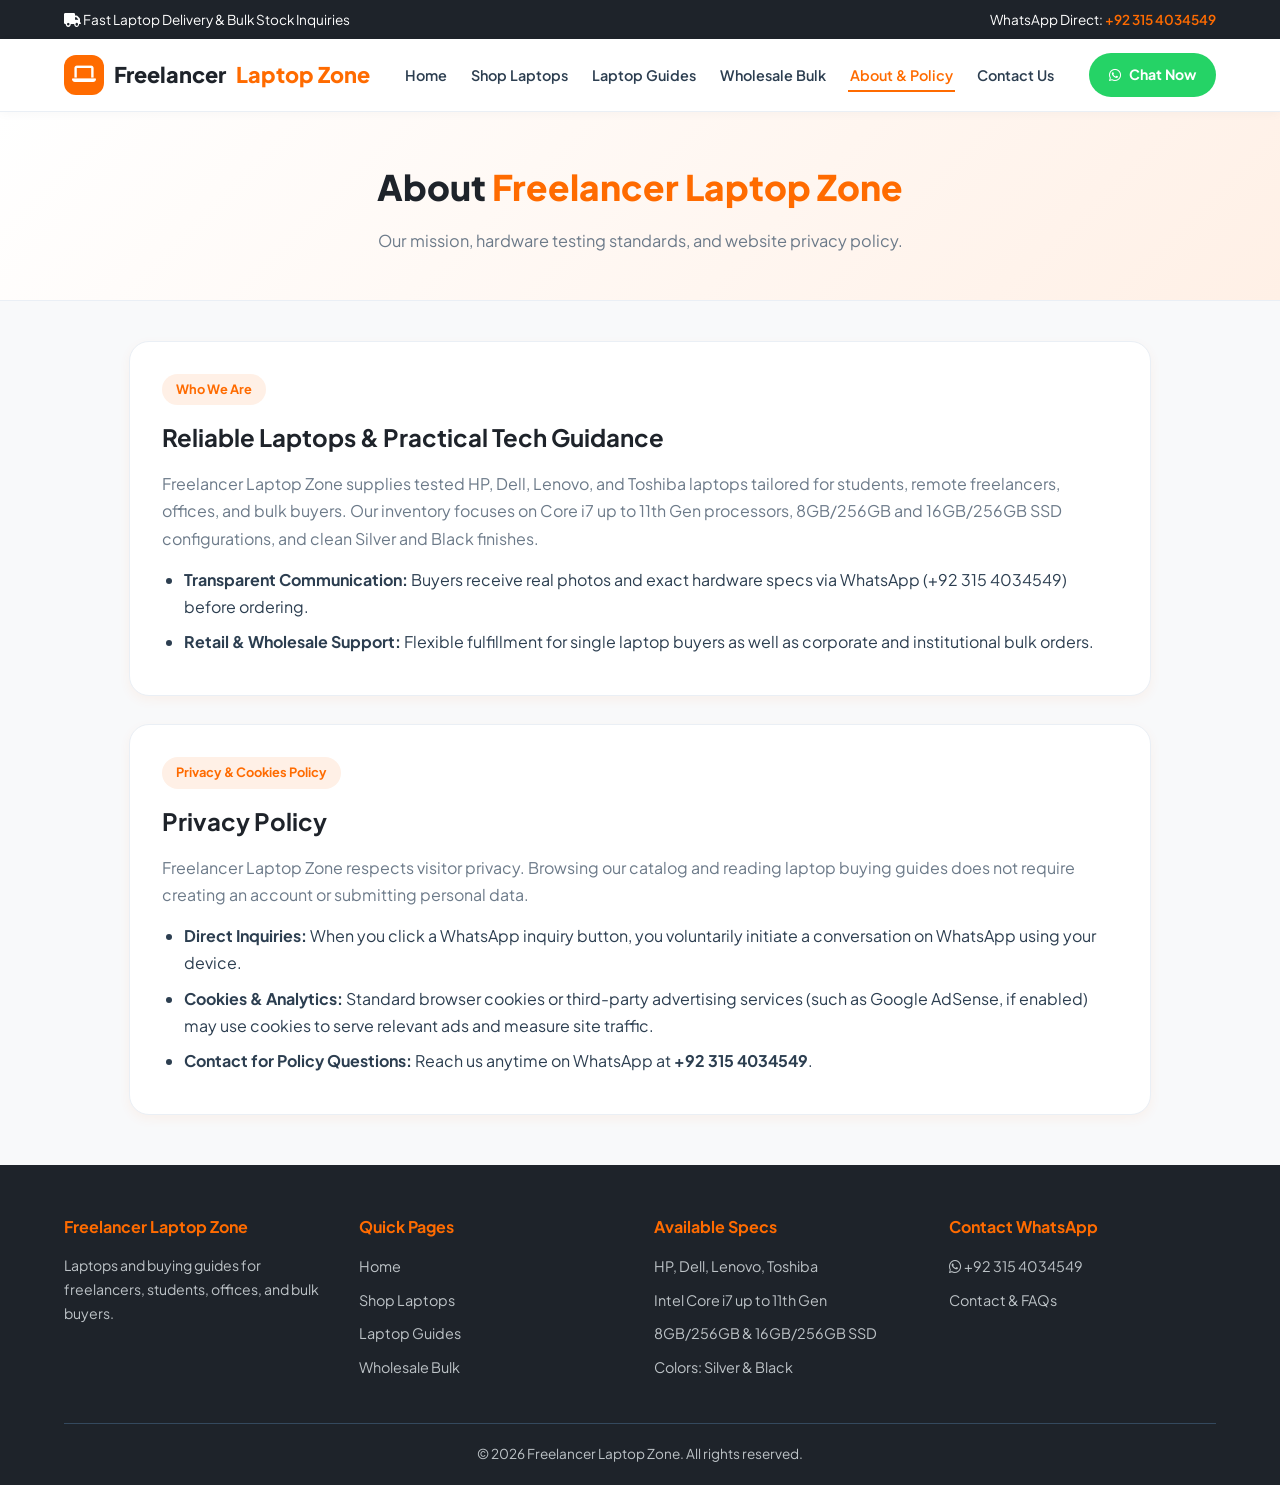
<file: about.html>
<!DOCTYPE html>
<html lang="en">
<head>
    <meta charset="UTF-8">
    <meta name="viewport" content="width=device-width, initial-scale=1.0">
    <title>About Us &amp; Privacy Policy - Freelancer Laptop Zone</title>
    <link rel="preconnect" href="https://fonts.googleapis.com">
    <link rel="preconnect" href="https://fonts.gstatic.com" crossorigin>
    <link href="https://fonts.googleapis.com/css2?family=Plus+Jakarta+Sans:wght@400;500;600;700;800&display=swap" rel="stylesheet">
    <link rel="stylesheet" href="https://cdnjs.cloudflare.com/ajax/libs/font-awesome/6.4.0/css/all.min.css">
    <link rel="stylesheet" href="style.css">
</head>
<body>

    <div class="top-bar">
        <div><i class="fa-solid fa-truck"></i> Fast Laptop Delivery &amp; Bulk Stock Inquiries</div>
        <div>WhatsApp Direct: <a href="https://wa.me/923154034549" target="_blank" rel="noopener noreferrer">+92 315 4034549</a></div>
    </div>

    <nav class="navbar">
        <a href="index.html" class="logo">
            <div class="logo-icon"><i class="fa-solid fa-laptop"></i></div>
            Freelancer <span>Laptop Zone</span>
        </a>
        <ul class="nav-links" id="nav-links">
            <li><a href="index.html">Home</a></li>
            <li><a href="shop.html">Shop Laptops</a></li>
            <li><a href="guides.html">Laptop Guides</a></li>
            <li><a href="wholesale.html">Wholesale Bulk</a></li>
            <li><a href="about.html" class="active">About &amp; Policy</a></li>
            <li><a href="contact.html">Contact Us</a></li>
        </ul>
        <div class="nav-actions">
            <a href="https://wa.me/923154034549" target="_blank" rel="noopener noreferrer" class="btn btn-whatsapp"><i class="fa-brands fa-whatsapp"></i> Chat Now</a>
            <button class="menu-toggle" aria-label="Toggle Menu" onclick="toggleMobileMenu()"><i class="fa-solid fa-bars"></i></button>
        </div>
    </nav>

    <div class="page-banner">
        <h1>About <span>Freelancer Laptop Zone</span></h1>
        <p>Our mission, hardware testing standards, and website privacy policy.</p>
    </div>

    <div class="content-wrapper">
        <div class="article-card">
            <span class="article-badge">Who We Are</span>
            <h2>Reliable Laptops &amp; Practical Tech Guidance</h2>
            <p>Freelancer Laptop Zone supplies tested HP, Dell, Lenovo, and Toshiba laptops tailored for students, remote freelancers, offices, and bulk buyers. Our inventory focuses on Core i7 up to 11th Gen processors, 8GB/256GB and 16GB/256GB SSD configurations, and clean Silver and Black finishes.</p>
            <ul class="article-list">
                <li><strong>Transparent Communication:</strong> Buyers receive real photos and exact hardware specs via WhatsApp (+92 315 4034549) before ordering.</li>
                <li><strong>Retail &amp; Wholesale Support:</strong> Flexible fulfillment for single laptop buyers as well as corporate and institutional bulk orders.</li>
            </ul>
        </div>

        <div class="article-card">
            <span class="article-badge">Privacy &amp; Cookies Policy</span>
            <h2>Privacy Policy</h2>
            <p>Freelancer Laptop Zone respects visitor privacy. Browsing our catalog and reading laptop buying guides does not require creating an account or submitting personal data.</p>
            <ul class="article-list">
                <li><strong>Direct Inquiries:</strong> When you click a WhatsApp inquiry button, you voluntarily initiate a conversation on WhatsApp using your device.</li>
                <li><strong>Cookies &amp; Analytics:</strong> Standard browser cookies or third-party advertising services (such as Google AdSense, if enabled) may use cookies to serve relevant ads and measure site traffic.</li>
                <li><strong>Contact for Policy Questions:</strong> Reach us anytime on WhatsApp at <strong>+92 315 4034549</strong>.</li>
            </ul>
        </div>
    </div>

    <footer>
        <div class="footer-grid">
            <div class="footer-col">
                <h4>Freelancer Laptop Zone</h4>
                <p style="font-size: 0.88rem; color: #BDC3C7;">Laptops and buying guides for freelancers, students, offices, and bulk buyers.</p>
            </div>
            <div class="footer-col">
                <h4>Quick Pages</h4>
                <ul>
                    <li><a href="index.html">Home</a></li>
                    <li><a href="shop.html">Shop Laptops</a></li>
                    <li><a href="guides.html">Laptop Guides</a></li>
                    <li><a href="wholesale.html">Wholesale Bulk</a></li>
                </ul>
            </div>
            <div class="footer-col">
                <h4>Available Specs</h4>
                <ul>
                    <li>HP, Dell, Lenovo, Toshiba</li>
                    <li>Intel Core i7 up to 11th Gen</li>
                    <li>8GB/256GB &amp; 16GB/256GB SSD</li>
                    <li>Colors: Silver &amp; Black</li>
                </ul>
            </div>
            <div class="footer-col">
                <h4>Contact WhatsApp</h4>
                <ul>
                    <li><i class="fa-brands fa-whatsapp"></i> +92 315 4034549</li>
                    <li><a href="contact.html">Contact &amp; FAQs</a></li>
                </ul>
            </div>
        </div>
        <div class="footer-bottom">&copy; 2026 Freelancer Laptop Zone. All rights reserved.</div>
    </footer>

    <script src="script.js"></script>
</body>
</html>
</file>
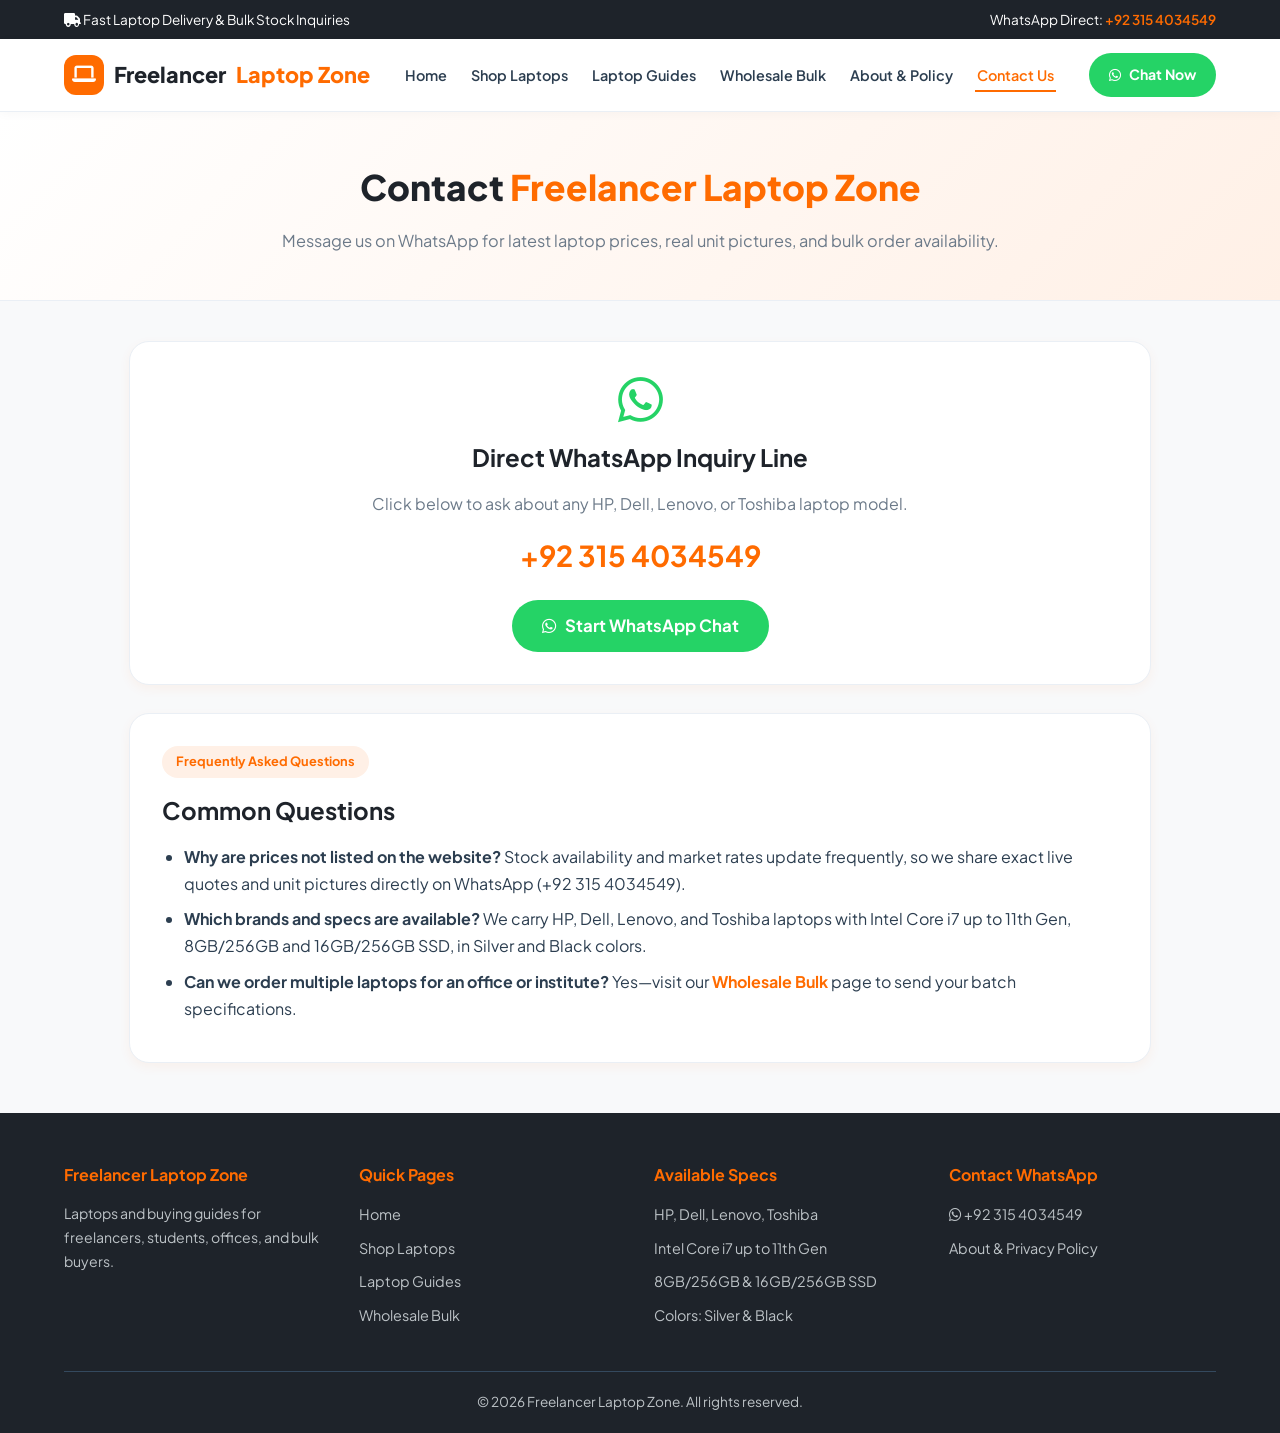
<file: contact.html>
<!DOCTYPE html>
<html lang="en">
<head>
    <meta charset="UTF-8">
    <meta name="viewport" content="width=device-width, initial-scale=1.0">
    <title>Contact Us &amp; FAQs - Freelancer Laptop Zone</title>
    <link rel="preconnect" href="https://fonts.googleapis.com">
    <link rel="preconnect" href="https://fonts.gstatic.com" crossorigin>
    <link href="https://fonts.googleapis.com/css2?family=Plus+Jakarta+Sans:wght@400;500;600;700;800&display=swap" rel="stylesheet">
    <link rel="stylesheet" href="https://cdnjs.cloudflare.com/ajax/libs/font-awesome/6.4.0/css/all.min.css">
    <link rel="stylesheet" href="style.css">
</head>
<body>

    <div class="top-bar">
        <div><i class="fa-solid fa-truck"></i> Fast Laptop Delivery &amp; Bulk Stock Inquiries</div>
        <div>WhatsApp Direct: <a href="https://wa.me/923154034549" target="_blank" rel="noopener noreferrer">+92 315 4034549</a></div>
    </div>

    <nav class="navbar">
        <a href="index.html" class="logo">
            <div class="logo-icon"><i class="fa-solid fa-laptop"></i></div>
            Freelancer <span>Laptop Zone</span>
        </a>
        <ul class="nav-links" id="nav-links">
            <li><a href="index.html">Home</a></li>
            <li><a href="shop.html">Shop Laptops</a></li>
            <li><a href="guides.html">Laptop Guides</a></li>
            <li><a href="wholesale.html">Wholesale Bulk</a></li>
            <li><a href="about.html">About &amp; Policy</a></li>
            <li><a href="contact.html" class="active">Contact Us</a></li>
        </ul>
        <div class="nav-actions">
            <a href="https://wa.me/923154034549" target="_blank" rel="noopener noreferrer" class="btn btn-whatsapp"><i class="fa-brands fa-whatsapp"></i> Chat Now</a>
            <button class="menu-toggle" aria-label="Toggle Menu" onclick="toggleMobileMenu()"><i class="fa-solid fa-bars"></i></button>
        </div>
    </nav>

    <div class="page-banner">
        <h1>Contact <span>Freelancer Laptop Zone</span></h1>
        <p>Message us on WhatsApp for latest laptop prices, real unit pictures, and bulk order availability.</p>
    </div>

    <div class="content-wrapper">
        <div class="article-card" style="text-align: center;">
            <i class="fa-brands fa-whatsapp" style="font-size: 3.2rem; color: #25D366; margin-bottom: 12px;"></i>
            <h2>Direct WhatsApp Inquiry Line</h2>
            <p>Click below to ask about any HP, Dell, Lenovo, or Toshiba laptop model.</p>
            <h2 style="color: var(--primary-orange); font-size: 1.8rem; margin: 14px 0 20px;">+92 315 4034549</h2>
            <a href="https://wa.me/923154034549" target="_blank" rel="noopener noreferrer" class="btn btn-whatsapp" style="font-size: 1.05rem; padding: 12px 30px;">
                <i class="fa-brands fa-whatsapp"></i> Start WhatsApp Chat
            </a>
        </div>

        <div class="article-card">
            <span class="article-badge">Frequently Asked Questions</span>
            <h2>Common Questions</h2>
            <ul class="article-list">
                <li><strong>Why are prices not listed on the website?</strong> Stock availability and market rates update frequently, so we share exact live quotes and unit pictures directly on WhatsApp (+92 315 4034549).</li>
                <li><strong>Which brands and specs are available?</strong> We carry HP, Dell, Lenovo, and Toshiba laptops with Intel Core i7 up to 11th Gen, 8GB/256GB and 16GB/256GB SSD, in Silver and Black colors.</li>
                <li><strong>Can we order multiple laptops for an office or institute?</strong> Yes—visit our <a href="wholesale.html" style="color: var(--primary-orange); font-weight: 700;">Wholesale Bulk</a> page to send your batch specifications.</li>
            </ul>
        </div>
    </div>

    <footer>
        <div class="footer-grid">
            <div class="footer-col">
                <h4>Freelancer Laptop Zone</h4>
                <p style="font-size: 0.88rem; color: #BDC3C7;">Laptops and buying guides for freelancers, students, offices, and bulk buyers.</p>
            </div>
            <div class="footer-col">
                <h4>Quick Pages</h4>
                <ul>
                    <li><a href="index.html">Home</a></li>
                    <li><a href="shop.html">Shop Laptops</a></li>
                    <li><a href="guides.html">Laptop Guides</a></li>
                    <li><a href="wholesale.html">Wholesale Bulk</a></li>
                </ul>
            </div>
            <div class="footer-col">
                <h4>Available Specs</h4>
                <ul>
                    <li>HP, Dell, Lenovo, Toshiba</li>
                    <li>Intel Core i7 up to 11th Gen</li>
                    <li>8GB/256GB &amp; 16GB/256GB SSD</li>
                    <li>Colors: Silver &amp; Black</li>
                </ul>
            </div>
            <div class="footer-col">
                <h4>Contact WhatsApp</h4>
                <ul>
                    <li><i class="fa-brands fa-whatsapp"></i> +92 315 4034549</li>
                    <li><a href="about.html">About &amp; Privacy Policy</a></li>
                </ul>
            </div>
        </div>
        <div class="footer-bottom">&copy; 2026 Freelancer Laptop Zone. All rights reserved.</div>
    </footer>

    <script src="script.js"></script>
</body>
</html>
</file>
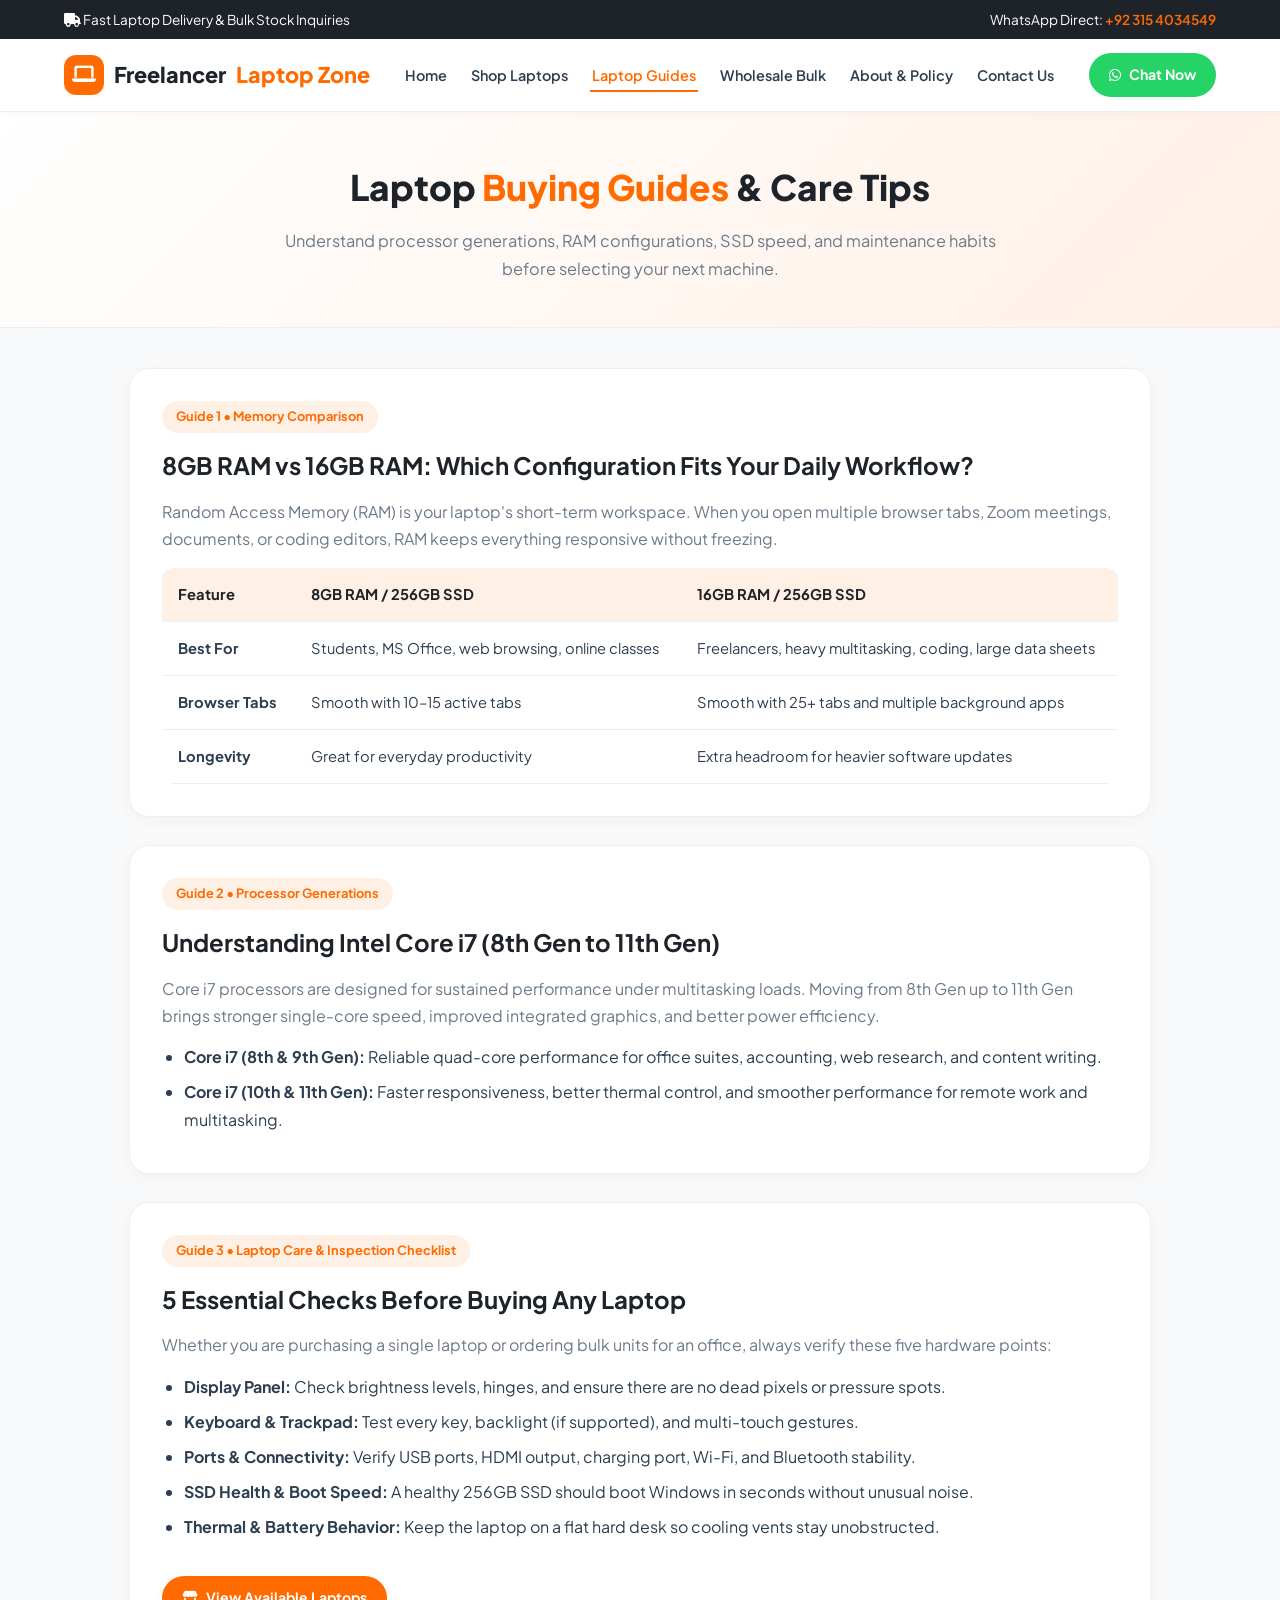
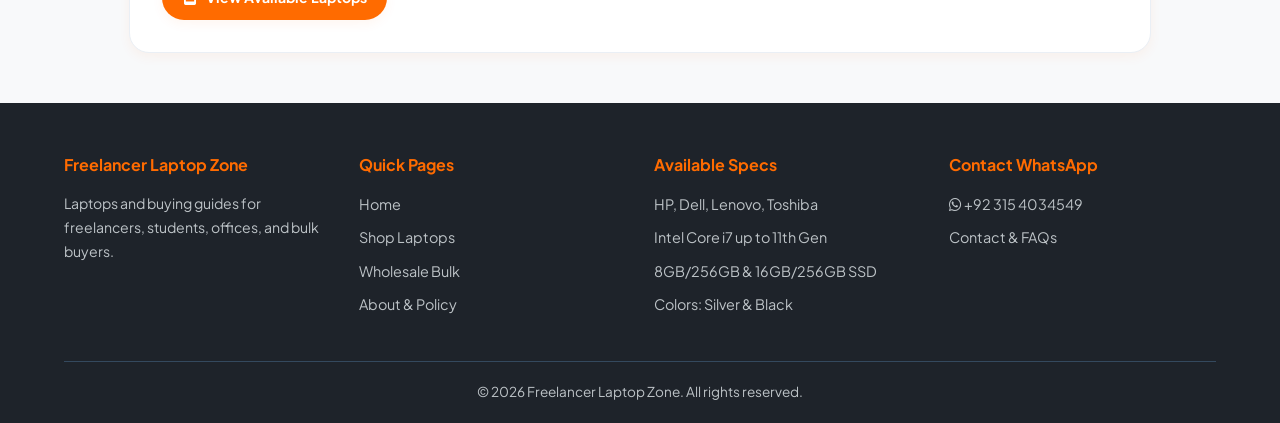
<file: guides.html>
<!DOCTYPE html>
<html lang="en">
<head>
    <meta charset="UTF-8">
    <meta name="viewport" content="width=device-width, initial-scale=1.0">
    <title>Laptop Buying Guides &amp; Tech Tips - Freelancer Laptop Zone</title>
    <meta name="description" content="Learn how to choose the right laptop: 8GB vs 16GB RAM, SSD storage benefits, Intel Core i7 generations, and battery care tips.">
    <link rel="preconnect" href="https://fonts.googleapis.com">
    <link rel="preconnect" href="https://fonts.gstatic.com" crossorigin>
    <link href="https://fonts.googleapis.com/css2?family=Plus+Jakarta+Sans:wght@400;500;600;700;800&display=swap" rel="stylesheet">
    <link rel="stylesheet" href="https://cdnjs.cloudflare.com/ajax/libs/font-awesome/6.4.0/css/all.min.css">
    <link rel="stylesheet" href="style.css">
</head>
<body>

    <div class="top-bar">
        <div><i class="fa-solid fa-truck"></i> Fast Laptop Delivery &amp; Bulk Stock Inquiries</div>
        <div>WhatsApp Direct: <a href="https://wa.me/923154034549" target="_blank" rel="noopener noreferrer">+92 315 4034549</a></div>
    </div>

    <nav class="navbar">
        <a href="index.html" class="logo">
            <div class="logo-icon"><i class="fa-solid fa-laptop"></i></div>
            Freelancer <span>Laptop Zone</span>
        </a>
        <ul class="nav-links" id="nav-links">
            <li><a href="index.html">Home</a></li>
            <li><a href="shop.html">Shop Laptops</a></li>
            <li><a href="guides.html" class="active">Laptop Guides</a></li>
            <li><a href="wholesale.html">Wholesale Bulk</a></li>
            <li><a href="about.html">About &amp; Policy</a></li>
            <li><a href="contact.html">Contact Us</a></li>
        </ul>
        <div class="nav-actions">
            <a href="https://wa.me/923154034549" target="_blank" rel="noopener noreferrer" class="btn btn-whatsapp"><i class="fa-brands fa-whatsapp"></i> Chat Now</a>
            <button class="menu-toggle" aria-label="Toggle Menu" onclick="toggleMobileMenu()"><i class="fa-solid fa-bars"></i></button>
        </div>
    </nav>

    <div class="page-banner">
        <h1>Laptop <span>Buying Guides</span> &amp; Care Tips</h1>
        <p>Understand processor generations, RAM configurations, SSD speed, and maintenance habits before selecting your next machine.</p>
    </div>

    <div class="content-wrapper">
        <div class="article-card">
            <span class="article-badge">Guide 1 • Memory Comparison</span>
            <h2>8GB RAM vs 16GB RAM: Which Configuration Fits Your Daily Workflow?</h2>
            <p>Random Access Memory (RAM) is your laptop's short-term workspace. When you open multiple browser tabs, Zoom meetings, documents, or coding editors, RAM keeps everything responsive without freezing.</p>
            <table class="info-table">
                <thead>
                    <tr>
                        <th>Feature</th>
                        <th>8GB RAM / 256GB SSD</th>
                        <th>16GB RAM / 256GB SSD</th>
                    </tr>
                </thead>
                <tbody>
                    <tr>
                        <td><strong>Best For</strong></td>
                        <td>Students, MS Office, web browsing, online classes</td>
                        <td>Freelancers, heavy multitasking, coding, large data sheets</td>
                    </tr>
                    <tr>
                        <td><strong>Browser Tabs</strong></td>
                        <td>Smooth with 10–15 active tabs</td>
                        <td>Smooth with 25+ tabs and multiple background apps</td>
                    </tr>
                    <tr>
                        <td><strong>Longevity</strong></td>
                        <td>Great for everyday productivity</td>
                        <td>Extra headroom for heavier software updates</td>
                    </tr>
                </tbody>
            </table>
        </div>

        <div class="article-card">
            <span class="article-badge">Guide 2 • Processor Generations</span>
            <h2>Understanding Intel Core i7 (8th Gen to 11th Gen)</h2>
            <p>Core i7 processors are designed for sustained performance under multitasking loads. Moving from 8th Gen up to 11th Gen brings stronger single-core speed, improved integrated graphics, and better power efficiency.</p>
            <ul class="article-list">
                <li><strong>Core i7 (8th &amp; 9th Gen):</strong> Reliable quad-core performance for office suites, accounting, web research, and content writing.</li>
                <li><strong>Core i7 (10th &amp; 11th Gen):</strong> Faster responsiveness, better thermal control, and smoother performance for remote work and multitasking.</li>
            </ul>
        </div>

        <div class="article-card">
            <span class="article-badge">Guide 3 • Laptop Care &amp; Inspection Checklist</span>
            <h2>5 Essential Checks Before Buying Any Laptop</h2>
            <p>Whether you are purchasing a single laptop or ordering bulk units for an office, always verify these five hardware points:</p>
            <ul class="article-list">
                <li><strong>Display Panel:</strong> Check brightness levels, hinges, and ensure there are no dead pixels or pressure spots.</li>
                <li><strong>Keyboard &amp; Trackpad:</strong> Test every key, backlight (if supported), and multi-touch gestures.</li>
                <li><strong>Ports &amp; Connectivity:</strong> Verify USB ports, HDMI output, charging port, Wi-Fi, and Bluetooth stability.</li>
                <li><strong>SSD Health &amp; Boot Speed:</strong> A healthy 256GB SSD should boot Windows in seconds without unusual noise.</li>
                <li><strong>Thermal &amp; Battery Behavior:</strong> Keep the laptop on a flat hard desk so cooling vents stay unobstructed.</li>
            </ul>
            <br>
            <a href="shop.html" class="btn btn-primary"><i class="fa-solid fa-store"></i> View Available Laptops</a>
        </div>
    </div>

    <footer>
        <div class="footer-grid">
            <div class="footer-col">
                <h4>Freelancer Laptop Zone</h4>
                <p style="font-size: 0.88rem; color: #BDC3C7;">Laptops and buying guides for freelancers, students, offices, and bulk buyers.</p>
            </div>
            <div class="footer-col">
                <h4>Quick Pages</h4>
                <ul>
                    <li><a href="index.html">Home</a></li>
                    <li><a href="shop.html">Shop Laptops</a></li>
                    <li><a href="wholesale.html">Wholesale Bulk</a></li>
                    <li><a href="about.html">About &amp; Policy</a></li>
                </ul>
            </div>
            <div class="footer-col">
                <h4>Available Specs</h4>
                <ul>
                    <li>HP, Dell, Lenovo, Toshiba</li>
                    <li>Intel Core i7 up to 11th Gen</li>
                    <li>8GB/256GB &amp; 16GB/256GB SSD</li>
                    <li>Colors: Silver &amp; Black</li>
                </ul>
            </div>
            <div class="footer-col">
                <h4>Contact WhatsApp</h4>
                <ul>
                    <li><i class="fa-brands fa-whatsapp"></i> +92 315 4034549</li>
                    <li><a href="contact.html">Contact &amp; FAQs</a></li>
                </ul>
            </div>
        </div>
        <div class="footer-bottom">&copy; 2026 Freelancer Laptop Zone. All rights reserved.</div>
    </footer>

    <script src="script.js"></script>
</body>
</html>
</file>
<file: style.css>
:root {
    --primary-orange: #FF6B00;
    --primary-hover: #E05D00;
    --orange-light: #FFF0E6;
    --orange-soft: #FFE5D4;
    --secondary-dark: #1E232A;
    --text-main: #2C3E50;
    --text-muted: #6C7A89;
    --bg-body: #F8F9FA;
    --bg-white: #FFFFFF;
    --border-light: #EAEFF5;
    --shadow-sm: 0 4px 12px rgba(255, 107, 0, 0.06);
    --shadow-md: 0 8px 24px rgba(255, 107, 0, 0.12);
    --shadow-lg: 0 16px 36px rgba(0, 0, 0, 0.08);
    --radius-sm: 8px;
    --radius-md: 12px;
    --radius-lg: 20px;
    --radius-pill: 50px;
    --transition: all 0.25s ease-in-out;
}

* {
    margin: 0;
    padding: 0;
    box-sizing: border-box;
    font-family: 'Plus Jakarta Sans', sans-serif;
}

body {
    background-color: var(--bg-body);
    color: var(--text-main);
    line-height: 1.7;
    overflow-x: hidden;
}

a {
    text-decoration: none;
    color: inherit;
}

ul {
    list-style: none;
}

/* Top Announcement Bar */
.top-bar {
    background-color: var(--secondary-dark);
    color: #FFFFFF;
    font-size: 0.85rem;
    padding: 8px 5%;
    display: flex;
    justify-content: space-between;
    align-items: center;
    flex-wrap: wrap;
    gap: 8px;
}

.top-bar a {
    color: var(--primary-orange);
    font-weight: 600;
}

/* Header Navigation */
.navbar {
    background-color: var(--bg-white);
    border-bottom: 1px solid var(--border-light);
    position: sticky;
    top: 0;
    z-index: 1000;
    padding: 14px 5%;
    display: flex;
    justify-content: space-between;
    align-items: center;
    box-shadow: 0 2px 10px rgba(0, 0, 0, 0.03);
}

.logo {
    display: flex;
    align-items: center;
    gap: 10px;
    font-size: 1.35rem;
    font-weight: 800;
    color: var(--secondary-dark);
}

.logo span {
    color: var(--primary-orange);
}

.logo-icon {
    background: var(--primary-orange);
    color: #FFFFFF;
    width: 40px;
    height: 40px;
    border-radius: var(--radius-md);
    display: flex;
    align-items: center;
    justify-content: center;
    font-size: 1.2rem;
    flex-shrink: 0;
}

.nav-links {
    display: flex;
    gap: 20px;
    align-items: center;
}

.nav-links a {
    font-weight: 600;
    font-size: 0.9rem;
    color: var(--text-main);
    transition: var(--transition);
    padding: 6px 2px;
}

.nav-links a:hover,
.nav-links a.active {
    color: var(--primary-orange);
    border-bottom: 2px solid var(--primary-orange);
}

.nav-actions {
    display: flex;
    align-items: center;
    gap: 10px;
}

.menu-toggle {
    display: none;
    background: var(--orange-light);
    color: var(--primary-orange);
    border: 1px solid var(--orange-soft);
    border-radius: var(--radius-sm);
    width: 40px;
    height: 40px;
    font-size: 1.15rem;
    cursor: pointer;
    align-items: center;
    justify-content: center;
}

/* Buttons */
.btn {
    display: inline-flex;
    align-items: center;
    gap: 8px;
    padding: 10px 20px;
    border-radius: var(--radius-pill);
    font-weight: 700;
    font-size: 0.88rem;
    cursor: pointer;
    border: none;
    transition: var(--transition);
}

.btn-primary {
    background-color: var(--primary-orange);
    color: #FFFFFF;
    box-shadow: var(--shadow-sm);
}

.btn-primary:hover {
    background-color: var(--primary-hover);
    transform: translateY(-2px);
    box-shadow: var(--shadow-md);
}

.btn-outline {
    background-color: var(--bg-white);
    border: 2px solid var(--primary-orange);
    color: var(--primary-orange);
}

.btn-outline:hover {
    background-color: var(--orange-light);
}

.btn-whatsapp {
    background-color: #25D366;
    color: #FFFFFF;
}

.btn-whatsapp:hover {
    background-color: #1EBE5B;
}

/* Page Header Banner (For Inner Pages) */
.page-banner {
    background: linear-gradient(135deg, #FFFFFF 0%, var(--orange-light) 100%);
    padding: 45px 5%;
    text-align: center;
    border-bottom: 1px solid var(--border-light);
}

.page-banner h1 {
    font-size: 2.2rem;
    font-weight: 800;
    color: var(--secondary-dark);
    margin-bottom: 10px;
}

.page-banner h1 span {
    color: var(--primary-orange);
}

.page-banner p {
    color: var(--text-muted);
    max-width: 720px;
    margin: 0 auto;
    font-size: 1.02rem;
}

/* Hero Section */
.hero {
    background: linear-gradient(135deg, #FFFFFF 0%, var(--orange-light) 100%);
    padding: 55px 5%;
    display: grid;
    grid-template-columns: 1fr 1fr;
    gap: 40px;
    align-items: center;
    border-bottom: 1px solid var(--border-light);
}

.hero-badge {
    display: inline-block;
    background-color: var(--orange-soft);
    color: var(--primary-orange);
    font-weight: 700;
    font-size: 0.85rem;
    padding: 6px 16px;
    border-radius: var(--radius-pill);
    margin-bottom: 15px;
}

.hero h1 {
    font-size: 2.6rem;
    font-weight: 800;
    line-height: 1.2;
    color: var(--secondary-dark);
    margin-bottom: 15px;
}

.hero h1 span {
    color: var(--primary-orange);
}

.hero p {
    font-size: 1.05rem;
    color: var(--text-muted);
    margin-bottom: 28px;
}

.hero-buttons {
    display: flex;
    gap: 14px;
    flex-wrap: wrap;
}

.hero-image-wrapper {
    text-align: center;
}

.hero-img {
    width: 100%;
    max-width: 500px;
    border-radius: var(--radius-lg);
    box-shadow: var(--shadow-lg);
    background-color: #FFF;
}

/* Specs Banner */
.stock-highlight-banner {
    background: var(--bg-white);
    border: 2px dashed var(--primary-orange);
    border-radius: var(--radius-md);
    padding: 20px;
    margin: 30px 5%;
    display: flex;
    justify-content: space-around;
    align-items: center;
    flex-wrap: wrap;
    gap: 15px;
    box-shadow: var(--shadow-sm);
}

.spec-tag {
    display: flex;
    align-items: center;
    gap: 10px;
    font-weight: 700;
    color: var(--secondary-dark);
}

.spec-tag i {
    color: var(--primary-orange);
    font-size: 1.35rem;
}

/* Section Titles */
.section-title {
    text-align: center;
    margin: 48px 5% 28px;
}

.section-title h2 {
    font-size: 1.9rem;
    font-weight: 800;
    color: var(--secondary-dark);
    margin-bottom: 6px;
}

.section-title p {
    color: var(--text-muted);
    max-width: 720px;
    margin: 0 auto;
}

/* Informative Cards & Article Blocks */
.content-wrapper {
    max-width: 1150px;
    margin: 40px auto;
    padding: 0 5%;
}

.article-card {
    background: var(--bg-white);
    border: 1px solid var(--border-light);
    border-radius: var(--radius-lg);
    padding: 32px;
    margin-bottom: 28px;
    box-shadow: var(--shadow-sm);
}

.article-badge {
    display: inline-block;
    background: var(--orange-light);
    color: var(--primary-orange);
    font-size: 0.8rem;
    font-weight: 700;
    padding: 5px 14px;
    border-radius: var(--radius-pill);
    margin-bottom: 12px;
}

.article-card h2,
.article-card h3 {
    color: var(--secondary-dark);
    margin-bottom: 12px;
}

.article-card p {
    color: var(--text-muted);
    margin-bottom: 14px;
}

.article-list {
    list-style: disc;
    padding-left: 22px;
    color: var(--text-main);
}

.article-list li {
    margin-bottom: 8px;
}

/* Comparison Table */
.info-table {
    width: 100%;
    border-collapse: collapse;
    margin-top: 16px;
    background: var(--bg-white);
    border-radius: var(--radius-md);
    overflow: hidden;
}

.info-table th,
.info-table td {
    padding: 14px 16px;
    text-align: left;
    border-bottom: 1px solid var(--border-light);
    font-size: 0.92rem;
}

.info-table th {
    background: var(--orange-light);
    color: var(--secondary-dark);
    font-weight: 700;
}

/* Category Grid */
.category-grid {
    display: grid;
    grid-template-columns: repeat(auto-fit, minmax(220px, 1fr));
    gap: 20px;
    padding: 0 5%;
}

.category-card {
    background: var(--bg-white);
    padding: 24px;
    border-radius: var(--radius-md);
    border: 1px solid var(--border-light);
    text-align: center;
    transition: var(--transition);
    display: block;
}

.category-card:hover {
    transform: translateY(-5px);
    border-color: var(--primary-orange);
    box-shadow: var(--shadow-md);
}

.category-card i {
    font-size: 2.1rem;
    color: var(--primary-orange);
    margin-bottom: 12px;
}

.category-card h3 {
    font-size: 1.08rem;
    margin-bottom: 5px;
    color: var(--secondary-dark);
}

.category-card p {
    font-size: 0.88rem;
    color: var(--text-muted);
}

/* Shop & Products */
.shop-container {
    display: grid;
    grid-template-columns: 260px 1fr;
    gap: 28px;
    padding: 40px 5%;
}

.filter-box {
    background: var(--bg-white);
    padding: 20px;
    border-radius: var(--radius-md);
    border: 1px solid var(--border-light);
    height: fit-content;
}

.filter-group {
    margin-bottom: 18px;
}

.filter-group label {
    display: block;
    font-size: 0.88rem;
    font-weight: 600;
    margin-bottom: 6px;
    color: var(--secondary-dark);
}

.filter-group select,
.filter-group input {
    width: 100%;
    padding: 10px;
    border-radius: var(--radius-sm);
    border: 1px solid var(--border-light);
    outline: none;
    font-size: 0.9rem;
}

.products-grid {
    display: grid;
    grid-template-columns: repeat(auto-fill, minmax(265px, 1fr));
    gap: 24px;
}

.product-card {
    background: var(--bg-white);
    border-radius: var(--radius-md);
    border: 1px solid var(--border-light);
    overflow: hidden;
    transition: var(--transition);
    display: flex;
    flex-direction: column;
    position: relative;
}

.product-card:hover {
    box-shadow: var(--shadow-md);
    transform: translateY(-4px);
    border-color: var(--primary-orange);
}

.badge-condition {
    position: absolute;
    top: 12px;
    left: 12px;
    background: var(--primary-orange);
    color: #FFF;
    font-size: 0.75rem;
    font-weight: 700;
    padding: 4px 10px;
    border-radius: var(--radius-pill);
    z-index: 2;
}

.product-img {
    width: 100%;
    height: 195px;
    object-fit: cover;
    background-color: #FAFAFA;
}

.product-details {
    padding: 18px;
    display: flex;
    flex-direction: column;
    flex-grow: 1;
}

.product-brand {
    font-size: 0.78rem;
    text-transform: uppercase;
    font-weight: 800;
    color: var(--primary-orange);
}

.product-title {
    font-size: 1.08rem;
    font-weight: 700;
    margin: 4px 0 10px;
    color: var(--secondary-dark);
}

.spec-list {
    font-size: 0.85rem;
    color: var(--text-muted);
    margin-bottom: 16px;
}

.spec-list li {
    margin-bottom: 5px;
}

.card-actions {
    display: grid;
    grid-template-columns: 1fr 1fr;
    gap: 8px;
    margin-top: auto;
}

.card-actions button,
.card-actions a {
    width: 100%;
    justify-content: center;
    font-size: 0.8rem;
    padding: 9px 8px;
}

/* Forms */
.form-group {
    margin-bottom: 16px;
}

.form-group label {
    display: block;
    font-weight: 600;
    margin-bottom: 6px;
    color: var(--secondary-dark);
}

.form-group input,
.form-group select,
.form-group textarea {
    width: 100%;
    padding: 12px;
    border-radius: var(--radius-sm);
    border: 1px solid var(--border-light);
    outline: none;
    font-size: 0.95rem;
}

/* Footer */
footer {
    background-color: var(--secondary-dark);
    color: #FFFFFF;
    padding: 48px 5% 20px;
    margin-top: 50px;
}

.footer-grid {
    display: grid;
    grid-template-columns: repeat(auto-fit, minmax(200px, 1fr));
    gap: 28px;
    margin-bottom: 35px;
}

.footer-col h4 {
    color: var(--primary-orange);
    margin-bottom: 14px;
}

.footer-col ul li {
    margin-bottom: 9px;
    color: #BDC3C7;
    font-size: 0.9rem;
}

.footer-col ul li a:hover {
    color: var(--primary-orange);
}

.footer-bottom {
    text-align: center;
    border-top: 1px solid #34495E;
    padding-top: 18px;
    font-size: 0.85rem;
    color: #BDC3C7;
}

/* Responsive */
@media (max-width: 900px) {
    .menu-toggle {
        display: inline-flex;
    }

    .nav-links {
        display: none;
        position: absolute;
        top: 100%;
        left: 0;
        right: 0;
        background: var(--bg-white);
        flex-direction: column;
        align-items: flex-start;
        gap: 14px;
        padding: 20px 5%;
        border-bottom: 1px solid var(--border-light);
        box-shadow: var(--shadow-md);
    }

    .nav-links.open {
        display: flex;
    }
}

@media (max-width: 768px) {
    .hero {
        grid-template-columns: 1fr;
        text-align: center;
        padding: 40px 5%;
    }

    .hero h1 {
        font-size: 2.1rem;
    }

    .hero-buttons {
        justify-content: center;
    }

    .shop-container {
        grid-template-columns: 1fr;
    }
}
</file>
